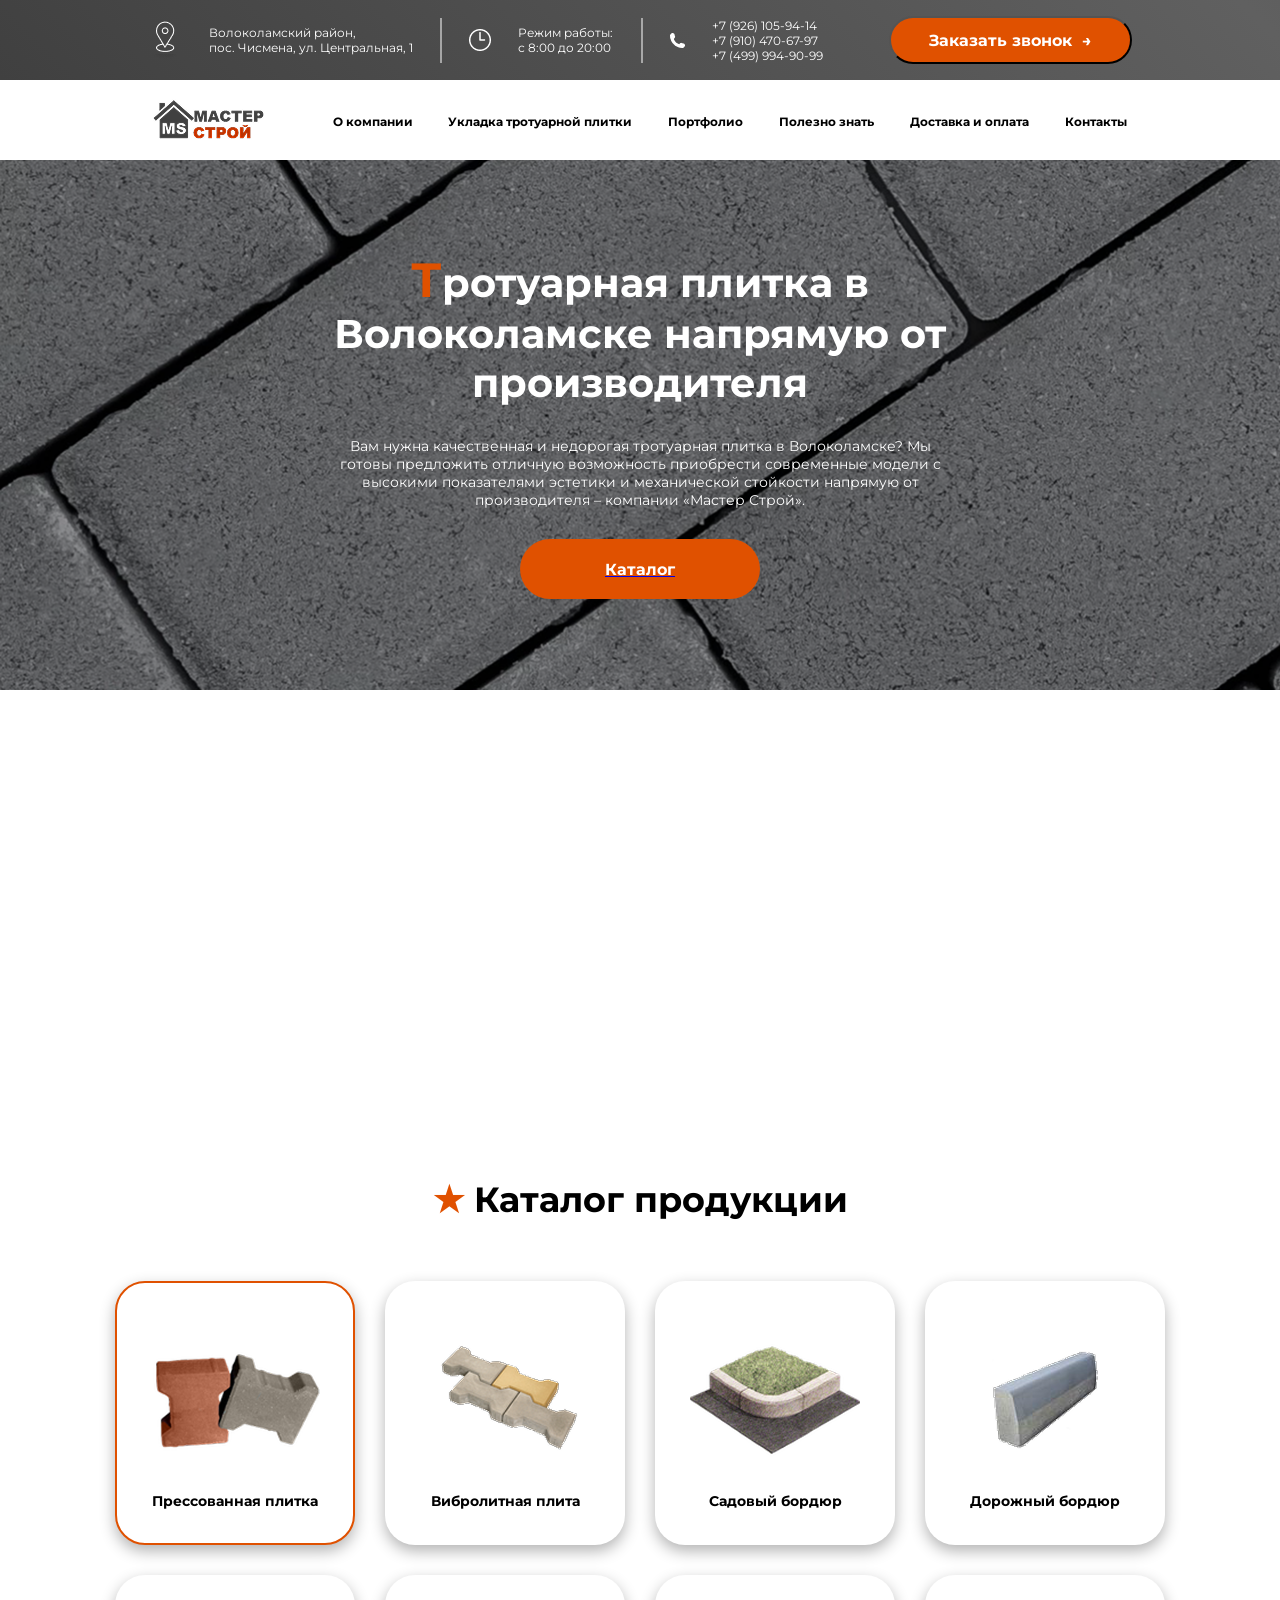
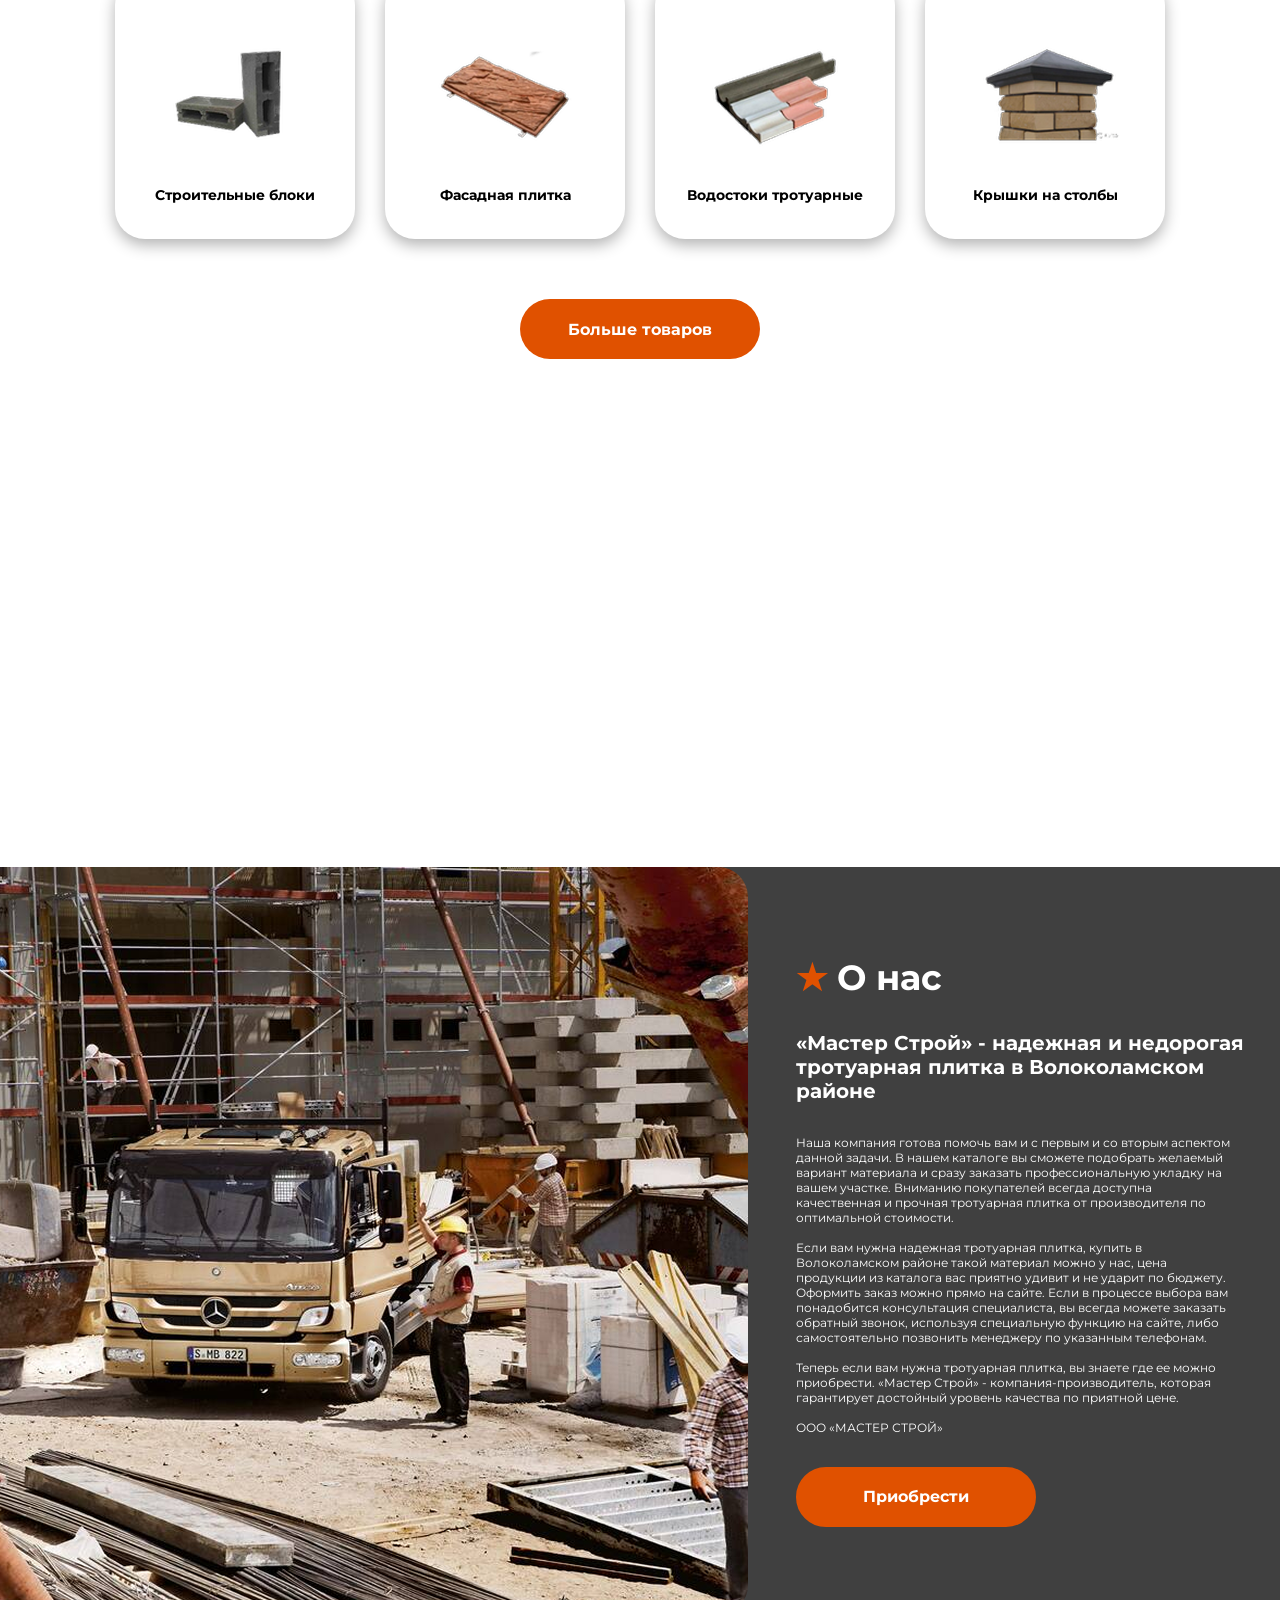
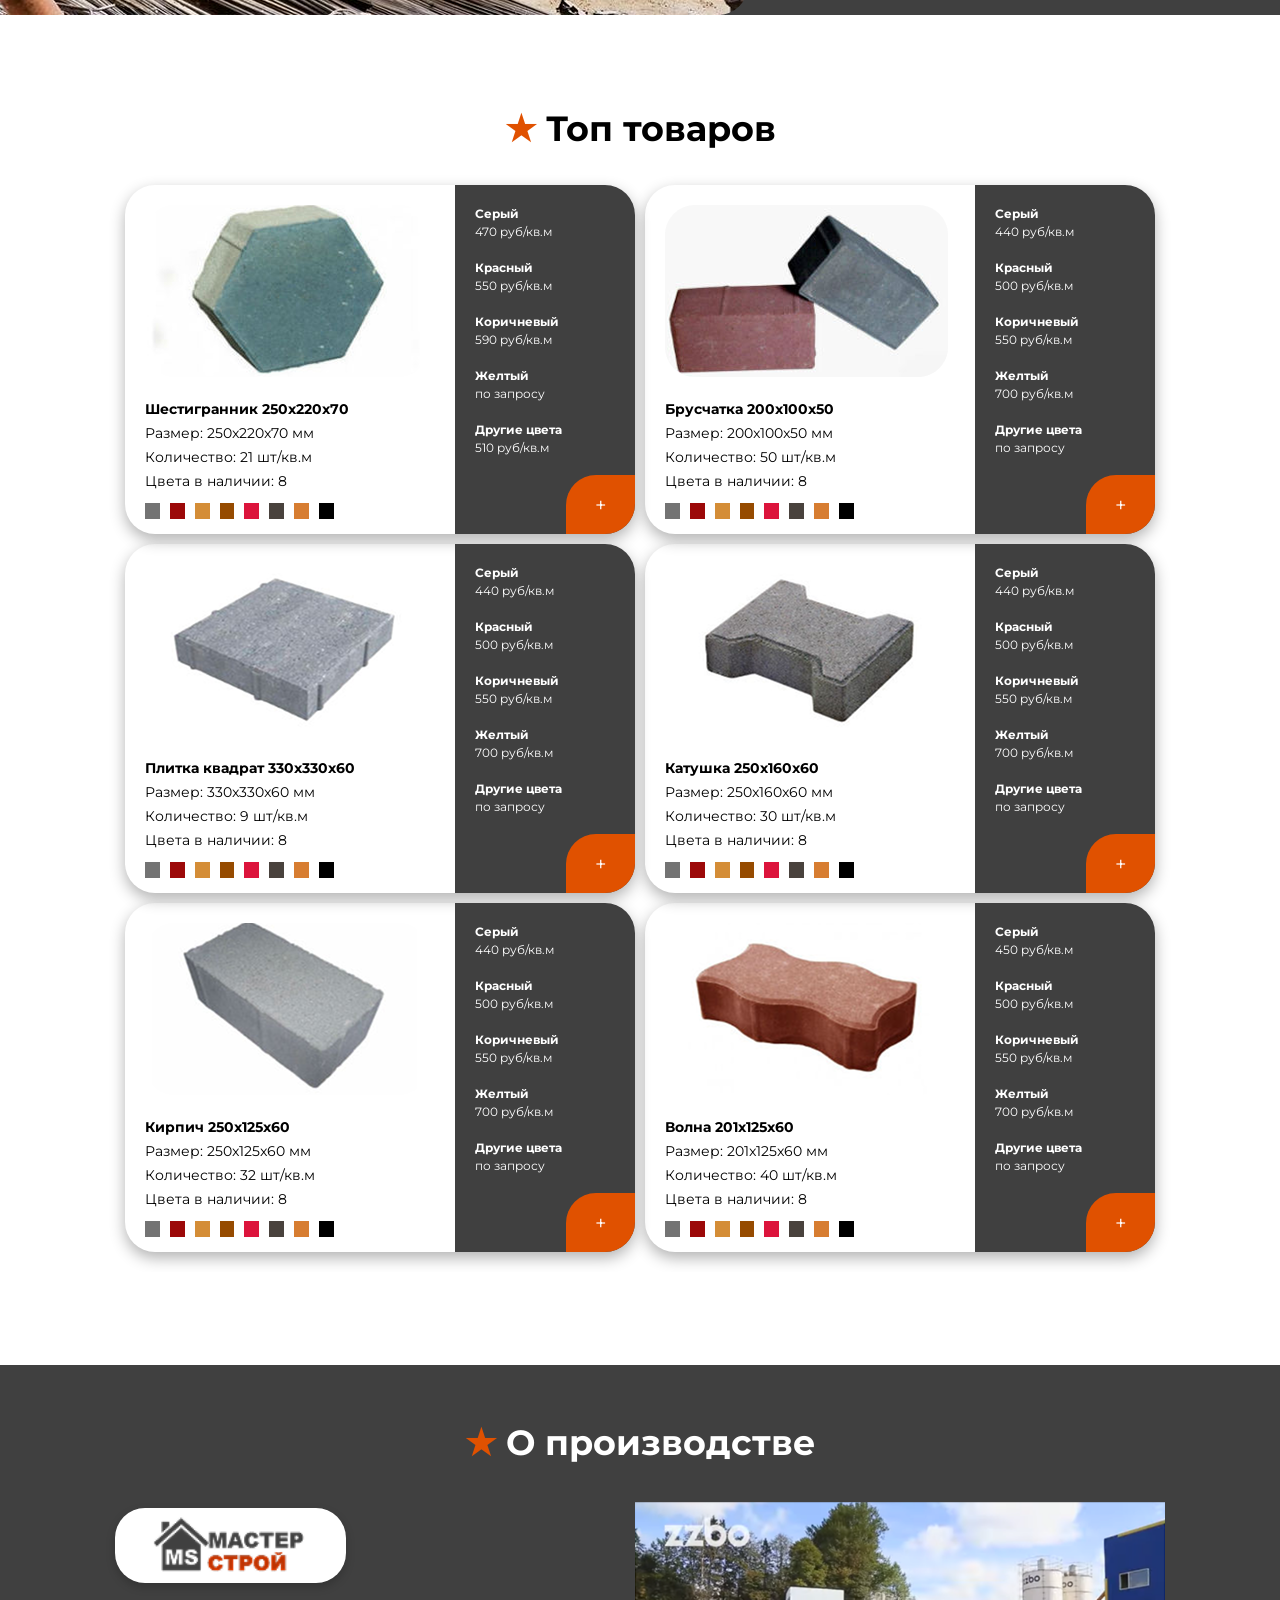
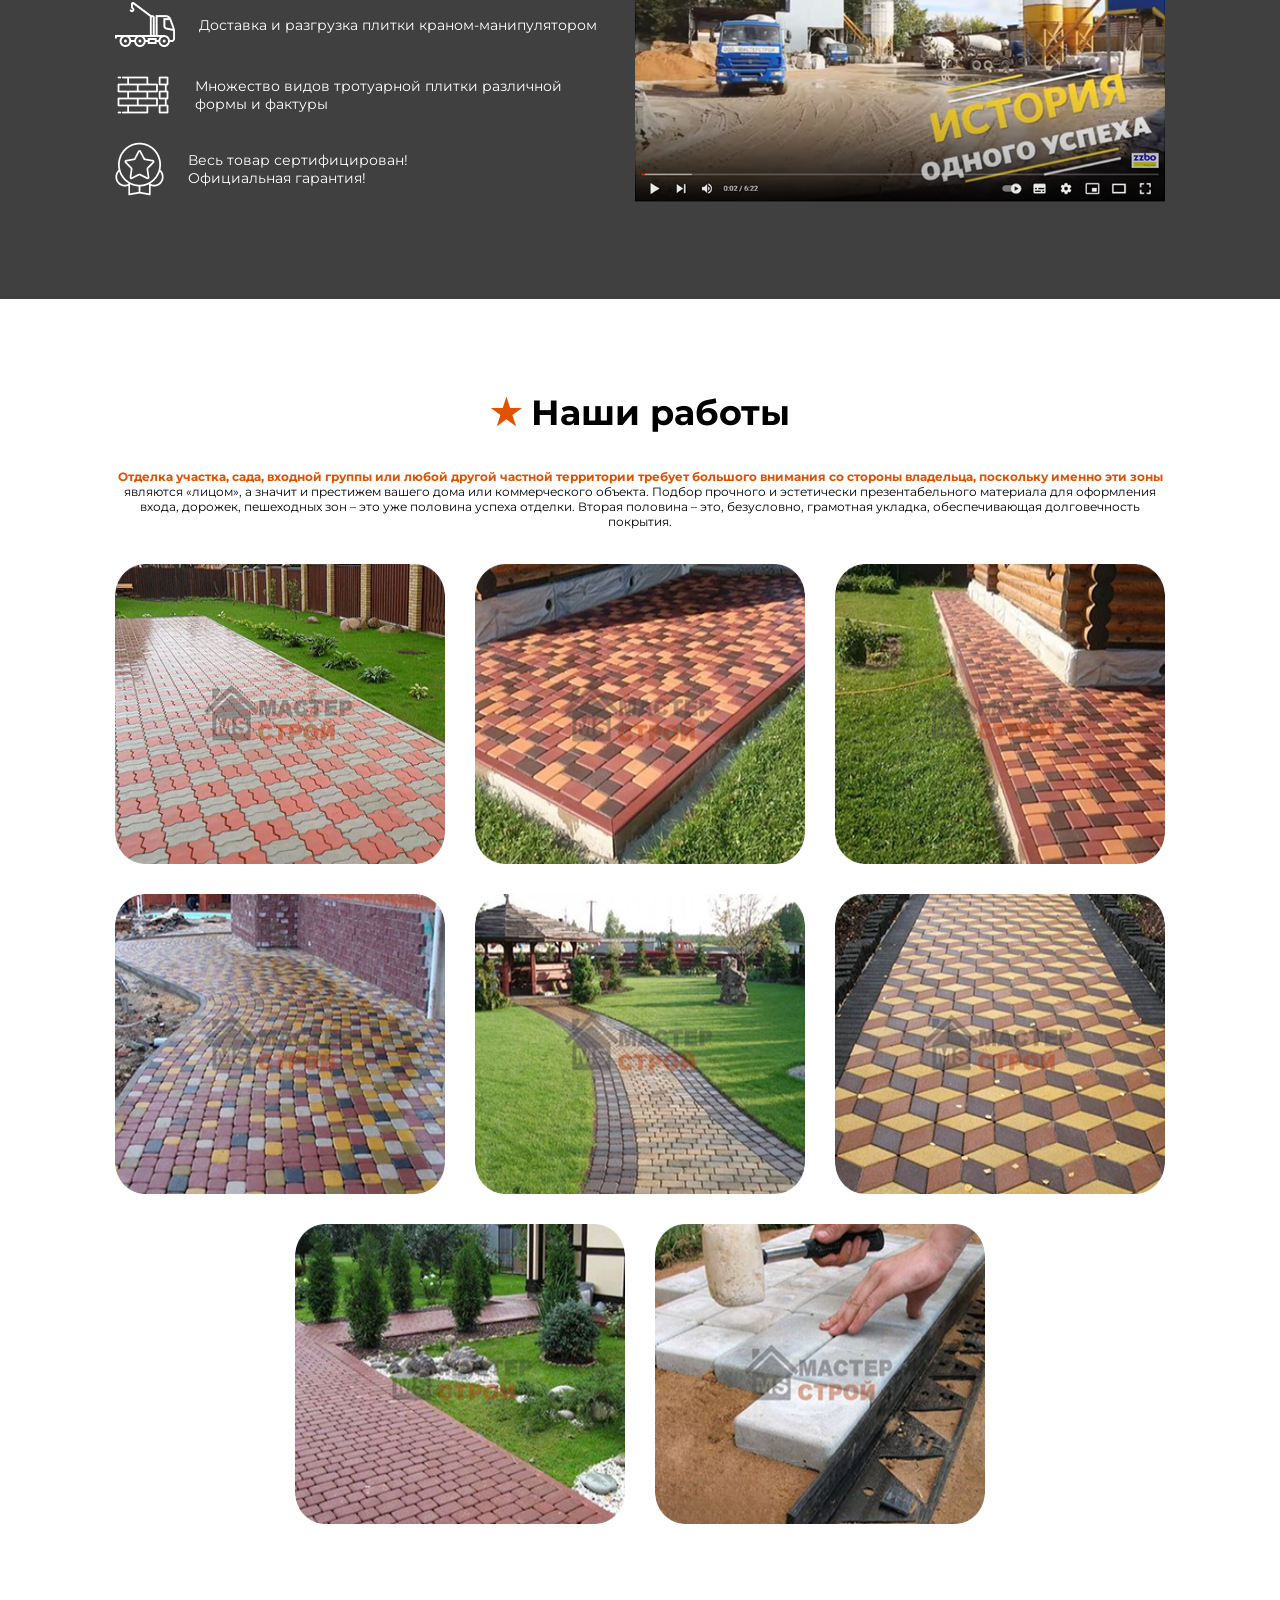
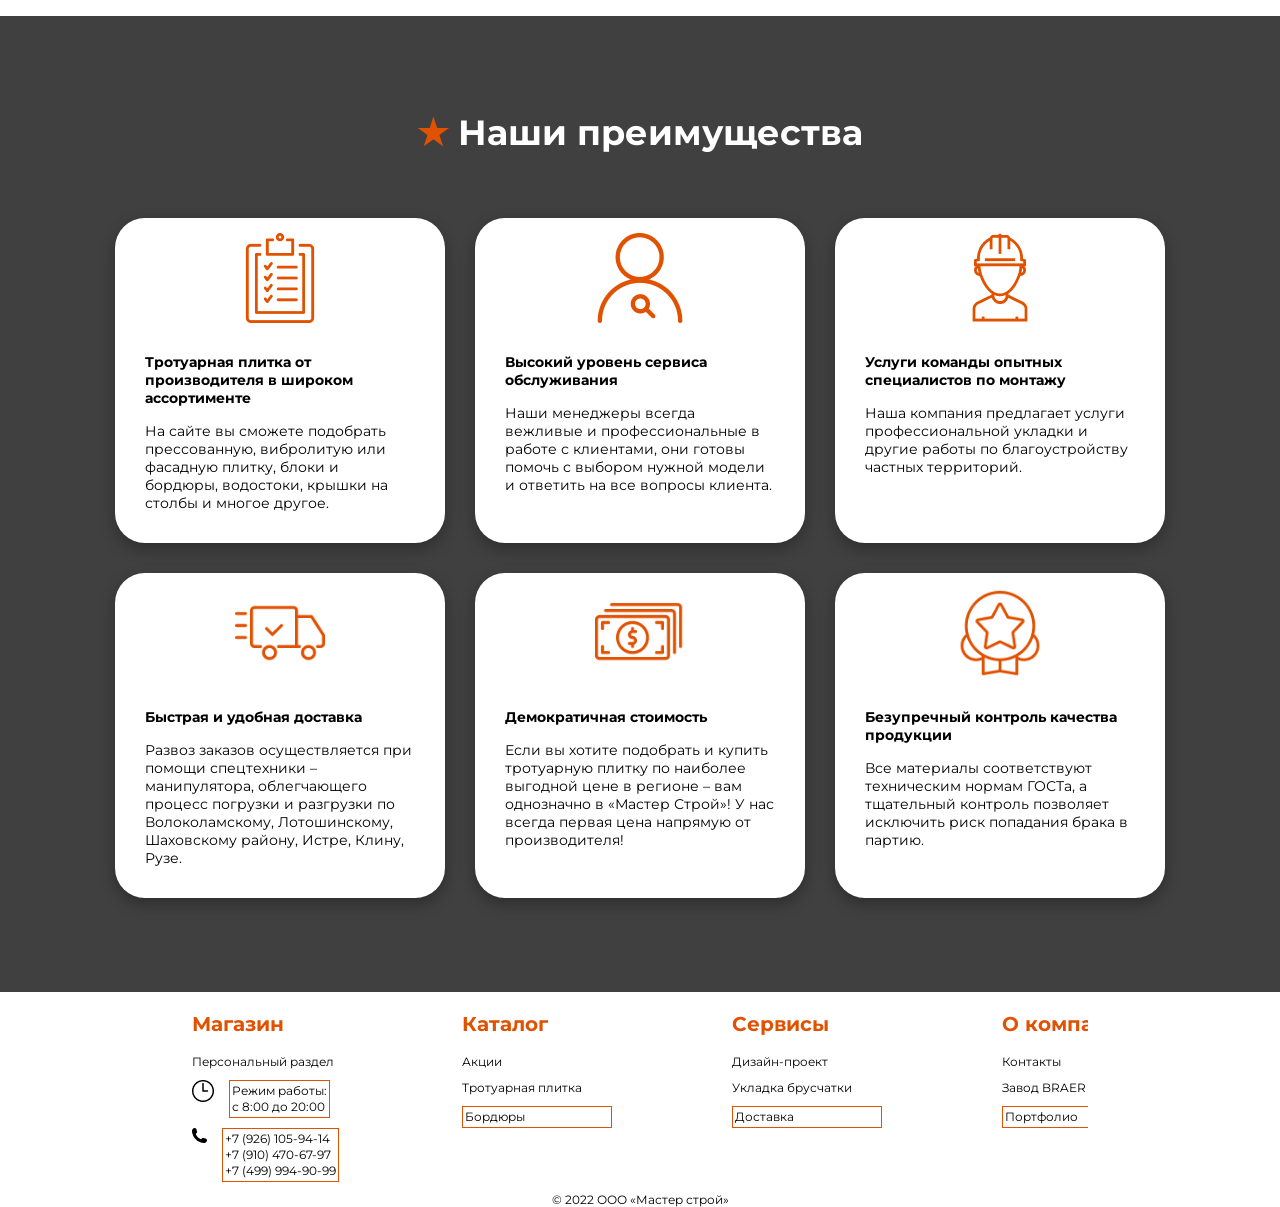
<file: index.html>
<!DOCTYPE html>
<html lang="en">
<head>
    <meta charset="UTF-8">
    <meta name="viewport" content="width=device-width, initial-scale=1.0">
    <link rel="preconnect" href="https://fonts.googleapis.com">
    <link rel="preconnect" href="https://fonts.gstatic.com" crossorigin>
    <link href="https://fonts.googleapis.com/css2?family=Montserrat:ital,wght@0,100..900;1,100..900&family=Roboto:ital,wght@0,100..900;1,100..900&display=swap" rel="stylesheet">
    <link rel="stylesheet" href="css.css">
    <title>Тротуарная плитка</title>
</head>
<body>
<header class = "header">
    <div class = "header-info">
        <button class="header__menu_button">☰</button> 
        <div class = "header-block-info"> <img src="img/метка_места.png" alt="">
            Волоколамский район,<br> пос. Чисмена, ул. Центральная, 1
            <img src="img/риска.png" alt="">
        </div>
        <div class = "header-block-info"><img src="img/часы_белые.png" alt="">
        Режим работы:<br> с 8:00 до 20:00
        <img src="img/риска.png" alt="">
        </div>
        <div class = "header-block-info">
            <img src="img/телефон_белый.png" alt="">
        +7 (926) 105-94-14<br>+7 (910) 470-67-97<br>+7 (499) 994-90-99
        </div>
        <div class = "header-button-order">
            <button class = "button-order">Заказать звонок</button> 
        </div>
    </div>
    
    <div class = "nav">       
    <img src="img/бренд.png" alt="">           
    <nav class = "menu">
      <ul class = "list">
        <li>
            <a href="#about" class = "menu-link">О компании</a>
        </li>
        <li>
            <a href="#laying" class = "menu-link">Укладка тротуарной плитки</a>
        </li>
        <li>
        <a href="#portfolio" class = "menu-link">Портфолио</a>
        </li>
        <li>
            <a href="#useful" class = "menu-link">Полезно знать</a>
        </li>
        <li>
            <a href="#delivery" class = "menu-link">Доставка и оплата</a>
        </li>
        <li>
            <a href="#contacts" class = "menu-link">Контакты</a>
        </li>
      </ul>
     </nav>
    </div>
</header>
<main class = "main">   
    
    <div class = "block1">
        <div class = "block1-inside">
            <h1  class = "h1">Тротуарная плитка в Волоколамске напрямую от производителя</h1>
            <p class = "description">Вам нужна качественная и недорогая тротуарная плитка в Волоколамске? Мы готовы предложить отличную возможность приобрести современные модели с высокими показателями эстетики и механической стойкости напрямую от производителя – компании «Мастер Строй».</p>
            <a href="catalog.html"><button class = "button">Каталог</button></a>

        </div>
    </div>


    <div class="block2">
        <h2 class="h2">Каталог продукции</h2>
        <div class="products">
            <div class="card">
                <img class="card-img" src="img/пресованная_плита.png" alt="Пресованная плитка">
                <p class="card-description">Прессованная плитка</p>
            </div>
            <div class="card">
                <img class="card-img" src="img/вибролитная_плита.png" alt="Вибролитная плита">
                <p class="card-description">Вибролитная плита</p>
            </div>
            <div class="card">
                <img class="card-img" src="img/садовый_бордюр.png" alt="Садовый бордюр">
                <p class="card-description">Садовый бордюр</p>
            </div>
            <div class="card">
                <img class="card-img" src="img/дорожный_бордюр.png" alt="Дорожный бордюр">
                <p class="card-description">Дорожный бордюр</p>
            </div>
            <div class="card">
                <img class="card-img" src="img/строительные_блоки.png" alt="Строительные блоки">
                <p class="card-description">Строительные блоки</p>
            </div>
            <div class="card">
                <img class="card-img" src="img/фасадная_плитка.png" alt="Фасадная плитка">
                <p class="card-description">Фасадная плитка</p>
            </div>
            <div class="card">
                <img class="card-img" src="img/водостоки_тротуарные.png" alt="Водостоки тротуарные">
                <p class="card-description">Водостоки тротуарные</p>
            </div>
            <div class="card">
                <img class="card-img" src="img/крышки_на_столбы.png" alt="Крышки на столбы">
                <p class="card-description">Крышки на столбы</p>
            </div>
        </div>
        <button class="button">Больше товаров</button>
    </div>


    
<div class = block3>
    <img src="img/фотка_работы_на_3_блок_другие_версии.png" class = "block3-images" alt="">
    <div class = "about">
      <h2 class = "h2">О нас</h2>
      <h3 class = "h3">«Мастер Строй» - надежная и недорогая тротуарная плитка в Волоколамском районе</h3>
      <p class = "block3-about">Наша компания готова помочь вам и с первым и со вторым аспектом данной задачи. В нашем каталоге вы сможете подобрать желаемый вариант материала и сразу заказать профессиональную укладку на вашем участке. Вниманию покупателей всегда доступна качественная и прочная тротуарная плитка от производителя по оптимальной стоимости.<br><br>
        Если вам нужна надежная тротуарная плитка, купить  в Волоколамском районе такой материал можно у нас, цена продукции из каталога вас приятно удивит и не ударит по бюджету. Оформить заказ можно прямо на сайте. Если в процессе выбора вам понадобится консультация специалиста, вы всегда можете заказать обратный звонок, используя специальную функцию на сайте, либо самостоятельно позвонить менеджеру по указанным телефонам.<br><br>  
        Теперь если вам нужна тротуарная плитка, вы знаете где ее можно приобрести. «Мастер Строй» - компания-производитель, которая гарантирует достойный уровень качества по приятной цене.<br><br>       
        ООО «МАСТЕР СТРОЙ»</p>
        <button class = "button">Приобрести</button>
    </div>
</div>


<div class = "block4">
        <h2 class = "h2">Топ товаров</h2>
        <div class = "cart">
        <div class = "product-card"> 
            <div class="product-info">
                <img class="product-image" src="img/шестигранник.png" alt="">
                <p class = "product-info-description">
                    <b>Шестигранник 250x220x70</b><br>
                      Размер: 250x220x70 мм<br>
                      Количество: 21 шт/кв.м<br>
                      Цвета в наличии: 8                
                </p>              
                <div class="color-options">
                <span class="color" style="background-color: #737373;"></span>
                <span class="color" style="background-color: #9C0909;"></span>
                <span class="color" style="background-color: #D48D37;"></span>
                <span class="color" style="background-color: #964B00;"></span>
                <span class="color" style="background-color: #DC143C;"></span>
                <span class="color" style="background-color: #49423D;"></span>
                <span class="color" style="background-color: #D77D31;"></span>
                <span class="color" style="background-color: #000000;"></span>
                </div>
           </div>
           <div class="product-prices">
            <div class="price">            
                <p class="price-item"><b>Серый</b>470 руб/кв.м</p>
                <p class="price-item"><b>Красный</b>550 руб/кв.м</p>
                <p class="price-item"><b>Коричневый</b>590 руб/кв.м</p>
                <p class="price-item"><b>Желтый</b>по запросу</p>
                <p class="price-item"><b>Другие цвета</b>510 руб/кв.м</p>             
            </div>                 
            <button class="add-to-cart">+</button>
            </div>          
        </div>  

        <div class="product-card">
            <div class="product-info">
                <img class="product-image" src="img/брусчатка.png" alt="">
                <p class="product-info-description">
                    <b>Брусчатка 200x100x50</b><br>
                    Размер: 200x100x50 мм<br>
                    Количество: 50 шт/кв.м<br>
                    Цвета в наличии: 8
                </p>
                <div class="color-options">
                    <span class="color" style="background-color: #737373;"></span>
                <span class="color" style="background-color: #9C0909;"></span>
                <span class="color" style="background-color: #D48D37;"></span>
                <span class="color" style="background-color: #964B00;"></span>
                <span class="color" style="background-color: #DC143C;"></span>
                <span class="color" style="background-color: #49423D;"></span>
                <span class="color" style="background-color: #D77D31;"></span>
                <span class="color" style="background-color: #000000;"></span>
                </div>
            </div>
            <div class="product-prices">
                <div class="price">
                    <p class="price-item"><b>Серый</b>440 руб/кв.м</p>
                    <p class="price-item"><b>Красный</b>500 руб/кв.м</p>
                    <p class="price-item"><b>Коричневый</b>550 руб/кв.м</p>
                    <p class="price-item"><b>Желтый</b>700 руб/кв.м</p>
                    <p class="price-item"><b>Другие цвета</b>по запросу</p>
                </div>
                <button class="add-to-cart">+</button>
            </div>
        </div>

<div class="product-card">
    <div class="product-info">
        <img class="product-image" src="img/плитка_квадрат.png" alt="">
        <p class="product-info-description">
            <b>Плитка квадрат 330x330x60</b><br>
            Размер: 330x330x60 мм<br>
            Количество: 9 шт/кв.м<br>
            Цвета в наличии: 8
        </p>
        <div class="color-options">
            <span class="color" style="background-color: #737373;"></span>
            <span class="color" style="background-color: #9C0909;"></span>
            <span class="color" style="background-color: #D48D37;"></span>
            <span class="color" style="background-color: #964B00;"></span>
            <span class="color" style="background-color: #DC143C;"></span>
            <span class="color" style="background-color: #49423D;"></span>
            <span class="color" style="background-color: #D77D31;"></span>
            <span class="color" style="background-color: #000000;"></span>
        </div>
    </div>
    <div class="product-prices">
        <div class="price">
            <p class="price-item"><b>Серый</b>440 руб/кв.м</p>
            <p class="price-item"><b>Красный</b>500 руб/кв.м</p>
            <p class="price-item"><b>Коричневый</b>550 руб/кв.м</p>
            <p class="price-item"><b>Желтый</b>700 руб/кв.м</p>
            <p class="price-item"><b>Другие цвета</b>по запросу</p>
        </div>
        <button class="add-to-cart">+</button>
    </div>
</div>

<div class="product-card">
    <div class="product-info">
        <img class="product-image" src="img/катушка.png" alt="">
        <p class="product-info-description">
            <b>Катушка 250x160x60</b><br>
            Размер: 250x160x60 мм<br>
            Количество: 30 шт/кв.м<br>
            Цвета в наличии: 8
        </p>
        <div class="color-options">
            <span class="color" style="background-color: #737373;"></span>
            <span class="color" style="background-color: #9C0909;"></span>
            <span class="color" style="background-color: #D48D37;"></span>
            <span class="color" style="background-color: #964B00;"></span>
            <span class="color" style="background-color: #DC143C;"></span>
            <span class="color" style="background-color: #49423D;"></span>
            <span class="color" style="background-color: #D77D31;"></span>
            <span class="color" style="background-color: #000000;"></span>
        </div>
    </div>
    <div class="product-prices">
        <div class="price">
            <p class="price-item"><b>Серый</b>440 руб/кв.м</p>
            <p class="price-item"><b>Красный</b>500 руб/кв.м</p>
            <p class="price-item"><b>Коричневый</b>550 руб/кв.м</p>
            <p class="price-item"><b>Желтый</b>700 руб/кв.м</p>
            <p class="price-item"><b>Другие цвета</b>по запросу</p>
        </div>
        <button class="add-to-cart">+</button>
    </div>
</div>


<div class="product-card">
    <div class="product-info">
        <img class="product-image" src="img/кирпичик.png" alt="">
        <p class="product-info-description">
            <b>Кирпич 250x125x60</b><br>
            Размер: 250x125x60 мм<br>
            Количество: 32 шт/кв.м<br>
            Цвета в наличии: 8
        </p>
        <div class="color-options">
            <span class="color" style="background-color: #737373;"></span>
            <span class="color" style="background-color: #9C0909;"></span>
            <span class="color" style="background-color: #D48D37;"></span>
            <span class="color" style="background-color: #964B00;"></span>
            <span class="color" style="background-color: #DC143C;"></span>
            <span class="color" style="background-color: #49423D;"></span>
            <span class="color" style="background-color: #D77D31;"></span>
            <span class="color" style="background-color: #000000;"></span>
        </div>
    </div>
    <div class="product-prices">
        <div class="price">
            <p class="price-item"><b>Серый</b>440 руб/кв.м</p>
            <p class="price-item"><b>Красный</b>500 руб/кв.м</p>
            <p class="price-item"><b>Коричневый</b>550 руб/кв.м</p>
            <p class="price-item"><b>Желтый</b>700 руб/кв.м</p>
            <p class="price-item"><b>Другие цвета</b>по запросу</p>
        </div>
        <button class="add-to-cart">+</button>
    </div>
</div>

<div class="product-card">
    <div class="product-info">
        <img class="product-image" src="img/волна.png" alt="">
        <p class="product-info-description">
            <b>Волна 201x125x60</b><br>
            Размер: 201x125x60 мм<br>
            Количество: 40 шт/кв.м<br>
            Цвета в наличии: 8
        </p>
        <div class="color-options">
            <span class="color" style="background-color: #737373;"></span>
            <span class="color" style="background-color: #9C0909;"></span>
            <span class="color" style="background-color: #D48D37;"></span>
            <span class="color" style="background-color: #964B00;"></span>
            <span class="color" style="background-color: #DC143C;"></span>
            <span class="color" style="background-color: #49423D;"></span>
            <span class="color" style="background-color: #D77D31;"></span>
            <span class="color" style="background-color: #000000;"></span>
        </div>
    </div>
    <div class="product-prices">
        <div class="price">
            <p class="price-item"><b>Серый</b>450 руб/кв.м</p>
            <p class="price-item"><b>Красный</b>500 руб/кв.м</p>
            <p class="price-item"><b>Коричневый</b>550 руб/кв.м</p>
            <p class="price-item"><b>Желтый</b>700 руб/кв.м</p>
            <p class="price-item"><b>Другие цвета</b>по запросу</p>
        </div>
        <button class="add-to-cart">+</button>
    </div>
</div>
</div>
</div>


<div class = "block5">
       <h2 class = "h2">О производстве</h2>
       <div class = "company">
        <div class="company-items">
            <div class="brand">
                <img src="img/бренд.png" alt="Мастер Строй">
            </div>

            <div class="company-info">
                <div class="info-item">
                    <img src="img/грузовик.png" alt="">
                    <p>Доставка и разгрузка плитки краном-манипулятором</p>
                </div>
                <div class="info-item">
                    <img src="img/стена.png" alt="">
                    <p>Множество видов тротуарной плитки различной формы и фактуры</p>
                </div>
                <div class="info-item">
                    <img src="img/медаль.png" alt="">
                    <p>Весь товар сертифицирован!<br>Официальная гарантия!</p>
                </div>
            </div>
        </div>

            <img class="video" src="img/фотка_видео.png" alt="">
       </div>
</div>

<div class = "block6">
   <h2 class = "h2">Наши работы</h2>
   <p class = "block6-text">Отделка участка, сада, входной группы или любой другой частной территории требует большого внимания со стороны владельца, поскольку именно эти зоны являются «лицом», а значит и престижем вашего дома или коммерческого объекта. Подбор прочного и эстетически презентабельного материала для оформления входа, дорожек, пешеходных зон – это уже половина успеха отделки. Вторая половина – это, безусловно, грамотная укладка, обеспечивающая долговечность покрытия.</p>
   <div class = "works">
  <img class = "block6-img" src="img/1_тротуар.png" alt="">
  <img class = "block6-img" src="img/2_тротуар.png" alt="">
  <img class = "block6-img"src="img/3_тротуар.png" alt="">
  <img class = "block6-img" src="img/4_тротуар.png" alt="">
  <img class = "block6-img" src="img/5_тротуар.png" alt="">
  <img class = "block6-img" src="img/6_тротуар.png" alt="">
  <img class = "block6-img" src="img/7_тротуар.png" alt="">
  <img class = "block6-img" src="img/8_тротуар.png" alt="">
   </div>
</div>


<div class="block7">
    <h2 class="h2">Наши преимущества</h2>
    <div class="advantages">
        <div class="advantage-card">
            <img src="img/список.png" alt="" class="advantage-icon">
            <h4 class="advantage-title">Тротуарная плитка от производителя в широком ассортименте</h4>
            <p class="advantage-text">На сайте вы сможете подобрать прессованную, вибролитую или фасадную плитку, блоки и бордюры, водостоки, крышки на столбы и многое другое.</p>
        </div>
        <div class="advantage-card">
            <img src="img/человек.png" alt="" class="advantage-icon">
            <h4 class="advantage-title">Высокий уровень сервиса обслуживания</h4>
            <p class="advantage-text">Наши менеджеры всегда вежливые и профессиональные в работе с клиентами, они готовы помочь с выбором нужной модели и ответить на все вопросы клиента.</p>
        </div>
        <div class="advantage-card">
            <img src="img/рабочий.png" alt="" class="advantage-icon">
            <h4 class="advantage-title">Услуги команды опытных специалистов по монтажу</h4>
            <p class="advantage-text">Наша компания предлагает услуги профессиональной укладки и другие работы по благоустройству частных территорий.</p>
        </div>
        <div class="advantage-card">
            <img src="img/доставка.png" alt="" class="advantage-icon">
            <h4 class="advantage-title">Быстрая и удобная доставка</h4>
            <p class="advantage-text">Развоз заказов осуществляется при помощи спецтехники – манипулятора, облегчающего процесс погрузки и разгрузки по Волоколамскому, Лотошинскому, Шаховскому району, Истре, Клину, Рузе.</p>
        </div>
        <div class="advantage-card">
            <img src="img/деньги.png" alt="" class="advantage-icon">
            <h4 class="advantage-title">Демократичная стоимость</h4>
            <p class="advantage-text">Если вы хотите подобрать и купить тротуарную плитку по наиболее выгодной цене в регионе – вам однозначно в «Мастер Строй»! У нас всегда первая цена напрямую от производителя!</p>
        </div>
        <div class="advantage-card">
            <img src="img/медаль_оранжевая.png" alt="" class="advantage-icon">
            <h4 class="advantage-title">Безупречный контроль качества продукции</h4>
            <p class="advantage-text">Все материалы соответствуют техническим нормам ГОСТа, а тщательный контроль позволяет исключить риск попадания брака в партию.</p>
        </div>
    </div>
</div>
</main> 

<footer class="footer">
    <div class="footer-container">
        <div class="footer-column">
            <h3 class="footer-title">Магазин</h3>
            <p>Персональный раздел</p>
            <div class="footer-item">
                <img src="img/часы_черные.png" >
                <p>Режим работы:<br>с 8:00 до 20:00</p>
            </div>
            <div class="footer-item">
                <img src="img/телефон_черный.png"  >
                <p>+7 (926) 105-94-14<br>+7 (910) 470-67-97<br>+7 (499) 994-90-99</p>
            </div>
        </div>
        <div class="footer-column">
            <h3 class="footer-title">Каталог</h3>
            <p>Акции</p>
            <p>Тротуарная плитка</p>
            <p>Бордюры</p>
        </div>
        <div class="footer-column">
            <h3 class="footer-title">Сервисы</h3>
            <p>Дизайн-проект</p>
            <p>Укладка брусчатки</p>
            <p>Доставка</p>
        </div>
        <div class="footer-column">
            <h3 class="footer-title">О компании</h3>
            <p>Контакты</p>
            <p>Завод BRAER</p>
            <p>Портфолио</p>
        </div>
    </div>
    <div class="footer-copyright">
        <p>© 2022 ООО «Мастер строй»</p>
    </div>
</footer>

</body>
</html>
</file>
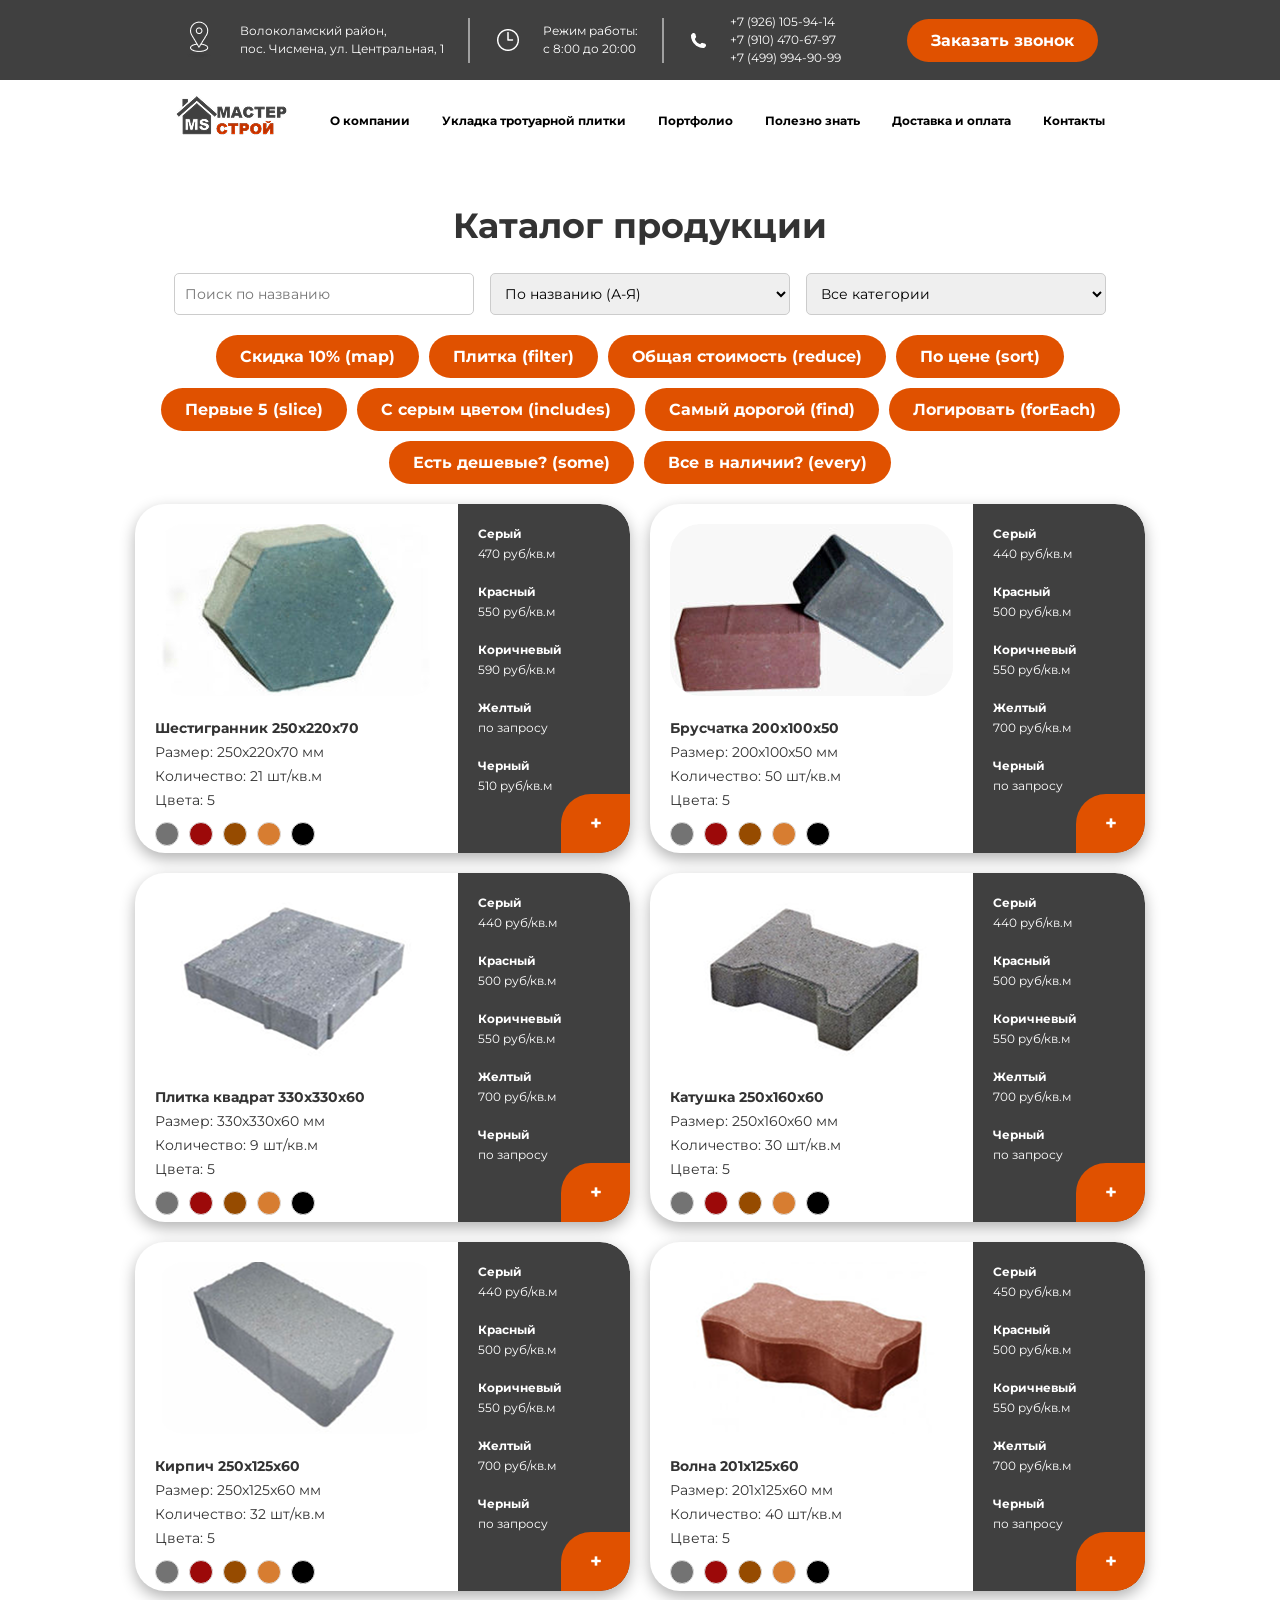
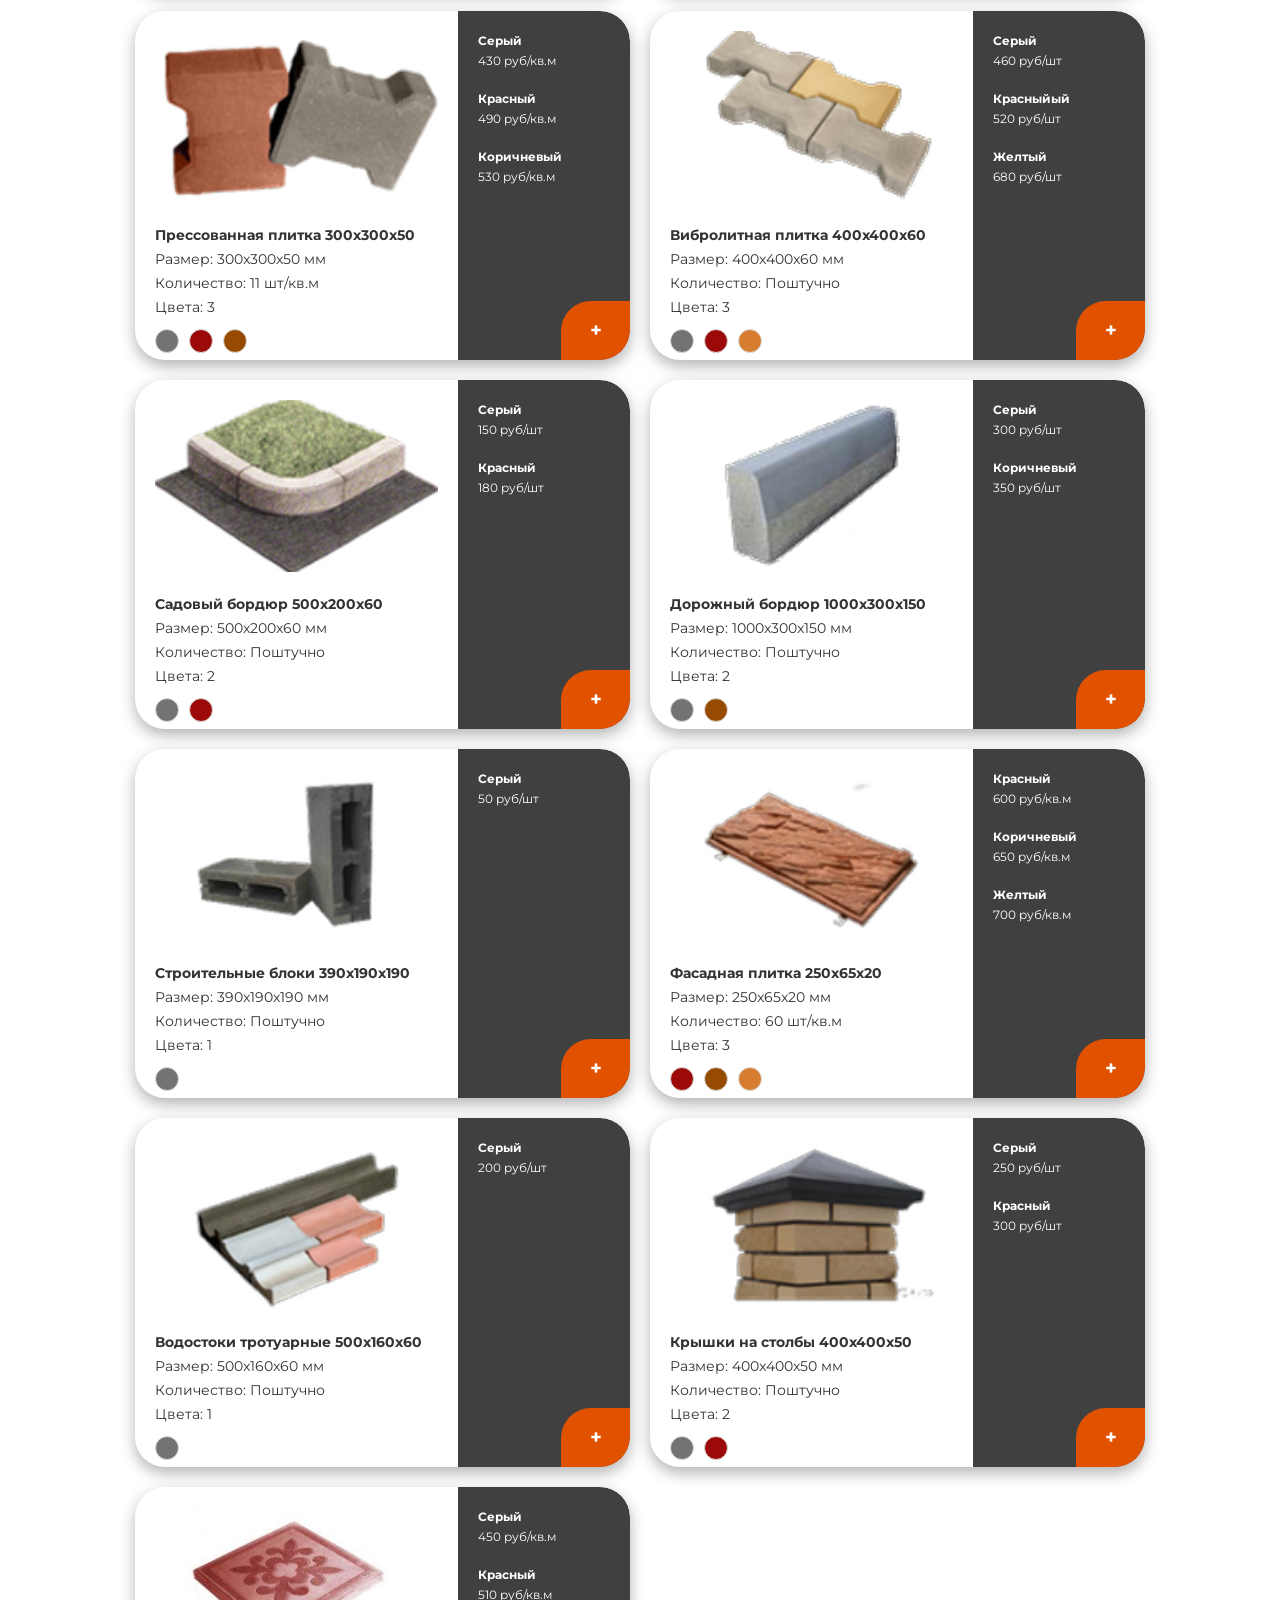
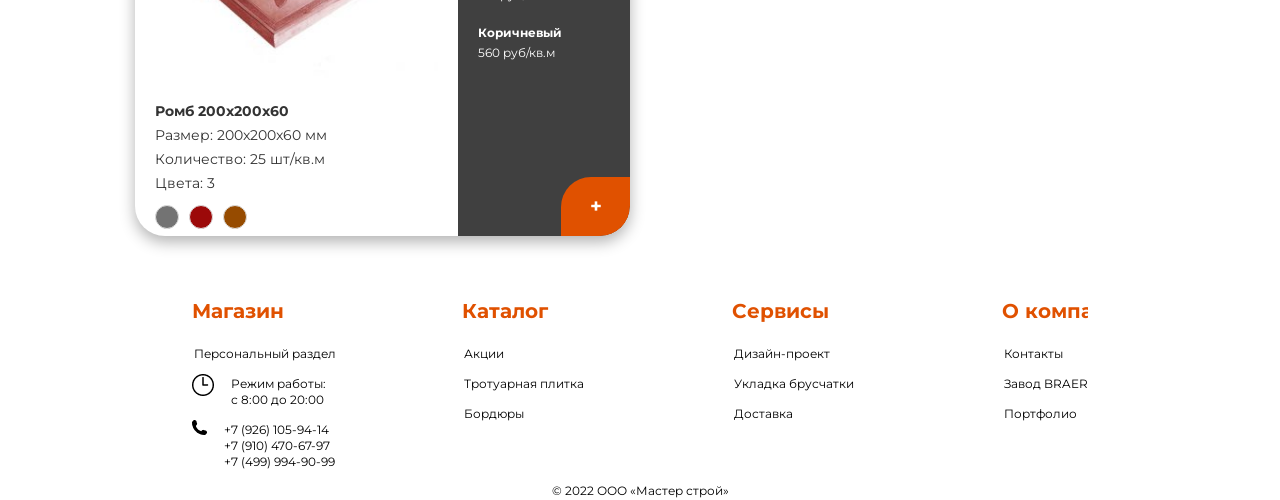
<file: catalog.html>
<!DOCTYPE html>
<html lang="ru">
<head>
    <meta charset="UTF-8">
    <meta name="viewport" content="width=device-width, initial-scale=1.0">
    <link rel="preconnect" href="https://fonts.googleapis.com">
    <link rel="preconnect" href="https://fonts.gstatic.com" crossorigin>
    <link href="https://fonts.googleapis.com/css2?family=Montserrat:ital,wght@0,100..900;1,100..900&display=swap" rel="stylesheet">
    <link rel="stylesheet" href="catalog.css">
    <title>Тротуарная плитка / Каталог</title>
</head>
<body>
    <header class="header">
        <div class="header-info">
            <button class="header__menu_button">☰</button>
            <div class="header-block-info">
                <img src="img/метка_места.png" alt="">
                Волоколамский район,<br> пос. Чисмена, ул. Центральная, 1
                <img src="img/риска.png" alt="">
            </div>
            <div class="header-block-info">
                <img src="img/часы_белые.png" alt="">
                Режим работы:<br> с 8:00 до 20:00
                <img src="img/риска.png" alt="">
            </div>
            <div class="header-block-info">
                <img src="img/телефон_белый.png" alt="">
                +7 (926) 105-94-14<br>+7 (910) 470-67-97<br>+7 (499) 994-90-99
            </div>
            <div class="header-button-order">
                <button class="button-order">Заказать звонок</button>
            </div>
        </div>
        <div class="nav">
           <a href="/index.html"><img src="img/бренд.png" alt="Логотип"></a> 
            <nav class="menu">
                <ul class="list">
                    <li><a href="/index.html" class="menu-link">О компании</a></li>
                    <li><a href="#laying" class="menu-link">Укладка тротуарной плитки</a></li>
                    <li><a href="#portfolio" class="menu-link">Портфолио</a></li>
                    <li><a href="#useful" class="menu-link">Полезно знать</a></li>
                    <li><a href="#delivery" class="menu-link">Доставка и оплата</a></li>
                    <li><a href="#contacts" class="menu-link">Контакты</a></li>
                </ul>
            </nav>
        </div>
    </header>
    <main class="main">
        <h2 class="h2">Каталог продукции</h2>
        <div class="controls">
            <input type="text" id="search-input" placeholder="Поиск по названию">
            <select id="sort-select">
                <option value="name-asc">По названию (А-Я)</option>
                <option value="name-desc">По названию (Я-А)</option>
                <option value="price-asc">По цене (возр.)</option>
                <option value="price-desc">По цене (убыв.)</option>
            </select>
            <select id="category-select">
                <option value="all">Все категории</option>
                <option value="Плитка">Плитка</option>
                <option value="Бордюр">Бордюр</option>
                <option value="Блок">Блок</option>
                <option value="Водосток">Водосток</option>
                <option value="Крышка">Крышка</option>
            </select>
        </div>
<div class="method-buttons">
    <button class="button-order" onclick="applyMethod('map-discount')">Скидка 10% (map)</button>
    <button class="button-order" onclick="applyMethod('filter-type')">Плитка (filter)</button>
    <button class="button-order" onclick="applyMethod('reduce-total')">Общая стоимость (reduce)</button>
    <button class="button-order" onclick="applyMethod('sort-price')">По цене (sort)</button>
    <button class="button-order" onclick="applyMethod('slice-first5')">Первые 5 (slice)</button>
<button class="button-order" onclick="applyMethod('includes-gray')">С серым цветом (includes)</button>
    <button class="button-order" onclick="applyMethod('find-expensive')">Самый дорогой (find)</button>
    <button class="button-order" onclick="applyMethod('forEach-log')">Логировать (forEach)</button>
    <button class="button-order" onclick="applyMethod('some-cheap')">Есть дешевые? (some)</button>
    <button class="button-order" onclick="applyMethod('every-instock')">Все в наличии? (every)</button>
</div>
        <div class="catalog-container"></div>
        <div class="no-results" >Товары не найдены</div>
    </main>
<footer class="footer">
    <div class="footer-container">
        <div class="footer-column">
            <h3 class="footer-title">Магазин</h3>
            <p>Персональный раздел</p>
            <div class="footer-item">
                <img src="img/часы_черные.png" >
                <p>Режим работы:<br>с 8:00 до 20:00</p>
            </div>
            <div class="footer-item">
                <img src="img/телефон_черный.png"  >
                <p>+7 (926) 105-94-14<br>+7 (910) 470-67-97<br>+7 (499) 994-90-99</p>
            </div>
        </div>
        <div class="footer-column">
            <h3 class="footer-title">Каталог</h3>
            <p>Акции</p>
            <p>Тротуарная плитка</p>
            <p>Бордюры</p>
        </div>
        <div class="footer-column">
            <h3 class="footer-title">Сервисы</h3>
            <p>Дизайн-проект</p>
            <p>Укладка брусчатки</p>
            <p>Доставка</p>
        </div>
        <div class="footer-column">
            <h3 class="footer-title">О компании</h3>
            <p>Контакты</p>
            <p>Завод BRAER</p>
            <p>Портфолио</p>
        </div>
    </div>
    <div class="footer-copyright">
        <p>© 2022 ООО «Мастер строй»</p>
    </div>
</footer>
    <script src="js.js"></script>
</body>
</html>
</file>
<file: css.css>
* {
  margin: 0;
  padding: 0;
  box-sizing: border-box;
  font-family: Montserrat;
}

body {
  font-size: 16px;
  overflow-x: hidden;
}

.header {
  width: 100%;
  overflow-x: hidden;
}

.header-info {
  height: 80px;
  background: linear-gradient(45deg, #404040, #606060, #404040);
  background-size: 200%;
  color: white;
  display: flex;
  justify-content: center;
  align-items: center;
  font-size: 0.75rem;
  position: relative;
  animation: gradientShift 5s linear infinite;
  overflow-x: hidden;
}

.header__menu_button {
  background: none;
  border: none;
  font-size: 1.5rem;
  height: 50px;
  width: 50px;
  position: absolute;
  right: 10px;
  top: 15px;
  cursor: pointer;
  display: none;
}

/* Псевдоэлемент 1: Стрелка после кнопки */
.button-order::after {
  content: "→";
  margin-left: 10px;
}

/* Псевдокласс 2: Уменьшение кнопки */
.button-order:active {
  transform: scale(0.95);
  transition: transform 0.2s cubic-bezier(0.68, -0.55, 0.27, 1.55);
}

/* Анимация 2: Прозрачность */
.button-order {
  font-size: 1rem;
  font-weight: 700;
  display: flex;
  justify-content: center;
  align-items: center;
  border-radius: 100px;
  padding: 0.8rem 3vw;
  color: white;
  background-color: #E05100;
  animation: fadeOut 3s cubic-bezier(0.4, 0, 0.2, 1) infinite;
}

.header-button-order {
  margin-left: 3vw;
}

.header-block-info {
  display: flex;
  justify-content: space-between;
  align-items: center;
  gap: 1.7rem;
  margin-right: 1.7rem;
}

/* Анимация 3: Колебание ширины */
.nav {
  height: 80px;
  background-color: white;
  display: flex;
  justify-content: center;
  align-items: center;
  gap: 5.1vw;
  animation: widthPulse 4s linear infinite;
  max-width: 100%;
  overflow-x: hidden;
}

.menu {
  display: flex;
  align-items: center;
}

.list {
  display: flex;
  list-style-type: none;
  gap: 2.8vw;
}

/* Псевдоэлемент 2: Маркер списка */
.list li::marker {
  color: #E05100;
}

.menu-link {
  color: black;
  text-decoration: none;
  font-weight: 700;
  font-size: 0.75rem;
}

/* Анимация 4: Пульсация яркости */
.block1 {
  background: url(img/фон_1_блока.png);
  object-fit: cover;
  flex-shrink: 0;
  background-size: cover;
  display: flex;
  justify-content: center;
  align-items: center;
  text-align: center;
  color: white;
  height: 530px;
  animation: brightnessPulse 3s linear infinite;
  max-width: 100%;
  overflow-x: hidden;
}

.block1-inside {
  width: 49%;
  display: flex;
  flex-direction: column;
  justify-content: center;
  align-items: center;
  gap: 30px;
}

/* Псевдоэлемент 3: Первая буква */
.h1::first-letter {
  font-size: 48px;
  color: #E05100;
}

.h1 {
  font-size: 40px;
  font-weight: 700;
}

.description {
  font-size: 14px;
}

/* Анимация 5: Вращение кнопки */
.button {
  font-weight: 700;
  display: flex;
  justify-content: center;
  align-items: center;
  border-radius: 70px;
  height: 60px;
  width: 240px;
  font-size: 1rem;
  color: white;
  background-color: #E05100;
  border: none;
  cursor: pointer;
  animation: rotateButton 5s ease-in-out infinite;
}

.block2 {
  height: 1593px;
  width: 100%;
  display: flex;
  flex-direction: column;
  justify-content: center;
  align-items: center;
  gap: 60px;
  margin: 7.2vw 0;
  padding-bottom: 20px;
}

.products {
  display: flex;
  flex-wrap: wrap;
  gap: 30px;
  justify-content: center;
  max-width: 1300px;
}

.h2 {
  font-size: 35px;
  font-weight: 700;
}

/* Псевдоэлемент 4: Звездочка */
.h2::before {
  content: "★";
  color: #E05100;
  margin-right: 10px;
}

/* Анимация 6: Искривление */
.card {
  border-radius: 30px;
  height: 264px;
  width: 240px;
  background-color: white;
  display: flex;
  flex-direction: column;
  justify-content: center;
  align-items: center;
  gap: 10px;
  box-shadow: 0 6px 15px rgba(0, 0, 0, 0.3);
  animation: skewPulse 3s linear infinite;
  max-width: 240px;
}

/* Псевдокласс 3: Рамка первой карточки */
.card:first-child {
  border: 2px solid #E05100;
}

.card-img {
  height: 114px;
  width: 170px;
  margin-top: 1.7rem;
}

.card-description {
  font-size: 14px;
  color: black;
  font-weight: 700;
  text-align: center;
  margin-top: 1.55rem;
}

/* Анимация 7: Размытие */
.block3 {
  display: flex;
  flex-direction: row;
  justify-content: space-between;
  align-items: center;
  min-height: 748px;
  gap: 3.75vw;
  color: white;
  background-color: #404040;
  overflow-x: hidden;
}

.block3-images {
  border-radius: 0 30px 30px 0;
  height: 748px;
  width: 748px;
  object-fit: cover;
  flex-shrink: 1;
  animation: blurCycle 4s linear infinite;
  max-width: 100%;
}

.about {
  display: flex;
  flex-direction: column;
  justify-content: flex-start;
  align-content: flex-start;
  gap: 2.5vw;
  flex: 1;
}

/* Псевдоэлемент 5: Выделение текста */
.block3-about::selection {
  background: #E05100;
  color: white;
}

.h3 {
  font-size: 20px;
  font-weight: 700;
}

.block3-about {
  font-size: 12px;
  margin-right: 3.75vw;
}

/* Псевдокласс 4: Затемнение кнопки */
.block3 .button:disabled {
  opacity: 0.5;
  cursor: not-allowed;
}

/* Анимация 8: Пульсация границы */
.block3 .button {
  animation: borderPulse 3s linear infinite;
  border: 2px solid #E05100;
}

/* Анимация 9: Мигание фона */
.block4 {
  width: 100%;
  display: flex;
  flex-direction: column;
  justify-content: center;
  align-items: center;
  gap: 35px;
  margin: 7.2vw 0;
  padding-bottom: 20px;
  overflow-x: hidden;
}

.cart {
  display: flex;
  flex-wrap: wrap;
  gap: 10px;
  justify-content: center;
  max-width: 1200px;
  width: 100%;
}

.product-card {
  border-radius: 30px;
  height: 349px;
  width: 510px;
  display: flex;
  flex-direction: row;
  box-shadow: 0 6px 15px rgba(0, 0, 0, 0.3);
  animation: blink 2s linear infinite;
  max-width: 100%;
  max-height: 349px;
}

.product-image {
  height: 172px;
  width: 283px;
  max-height: 100%;
}

.product-prices {
  width: 180px;
  background-color: #404040;
  border-radius: 0 30px 30px 0;
  color: white;
  position: relative;
  display: flex;
  flex-direction: column;
  max-height: 100%;
}

.price {
  padding: 20px;
}

.price-item {
  margin-bottom: 18px;
  font-size: 12px;
  display: flex;
  flex-direction: column;
  line-height: 18px;
}

.add-to-cart {
  position: absolute;
  bottom: 0;
  right: 0;
  background-color: #E05100;
  color: white;
  border: none;
  border-radius: 30px 0 30px 0;
  width: 69px;
  height: 59px;
  font-size: 20px;
  cursor: pointer;
  display: flex;
  align-items: center;
  justify-content: center;
  text-align: center;
}

.product-info {
  flex: 1;
  padding: 20px;
  color: black;
  font-size: 14px;
  display: flex;
  flex-direction: column;
}

.product-info-description {
  margin-top: 20px;
  line-height: 24px;
}

.color-options {
  margin-top: 10px;
  display: flex;
  gap: 10px;
}

.color {
  height: 16px;
  width: 14.87px;
  border-radius: 0%;
}

/* Анимация 10: Изменение тени */
.block5 {
  background-color: #404040;
  color: white;
  display: flex;
  flex-direction: column;
  align-items: center;
  padding: 4.38vw 4.38vw 6vw;
  gap: 3vw;
  animation: shadowPulse 3s linear infinite;
  overflow-x: hidden;
}

.company {
  display: flex;
  flex-direction: row;
  justify-content: center;
  align-items: center;
  gap: 1.5vw;
  max-width: 1050px;
  padding-bottom: 20px;
}

.company-items {
  display: flex;
  flex-direction: column;
  gap: 1.5vw;
}

.company-info {
  display: flex;
  flex-direction: column;
  gap: 1.5vw;
}

.brand {
  background-color: white;
  border-radius: 30px;
  height: 75px;
  width: 231px;
  display: flex;
  justify-content: center;
  align-content: center;
  box-shadow: 0 4px 10px rgba(0, 0, 0, 0.2);
}

/* Анимация 11: Расширение букв */
.brand img {
  width: 155px;
  height: 76px;
  animation: letterSpacing 3s linear infinite;
  max-width: 100%;
}

.video {
  height: 24.375vw;
  width: 42.94vw;
  max-width: 100%;
  max-height: 300px;
}

.info-item {
  display: flex;
  align-items: center;
  gap: 1.875vw;
}

.info-item p {
  font-size: 14px;
  color: white;
}

.block6 {
  display: flex;
  flex-direction: column;
  justify-content: center;
  align-items: center;
  gap: 35px;
  margin: 7.2vw 0;
  color: black;
  overflow-x: hidden;
}

/* Псевдоэлемент 6: Первая строка */
.block6-text::first-line {
  font-weight: 700;
  color: #E05100;
}

.block6-text {
  font-size: 12px;
  max-width: 1050px;
  margin: 0 7.17vw;
  text-align: center;
}

.works {
  display: flex;
  flex-wrap: wrap;
  justify-content: center;
  gap: 30px;
  max-width: 1050px;
  width: 100%;
  overflow-x: hidden;
}

/* Анимация 12: Плавное появление */
.block6-img {
  width: 330px;
  height: 300px;
  border-radius: 30px;
  animation: fadeIn 2s ease-in-out;
  max-width: 100%;
  transition: filter 0.3s cubic-bezier(0.68, -0.55, 0.27, 1.55);
}

/* Псевдокласс 5: Яркость при наведении */
.block6-img:hover {
  filter: brightness(1.2);
  transition: filter 0.3s cubic-bezier(0.68, -0.55, 0.27, 1.55);
}

.block7 {
  display: flex;
  flex-direction: column;
  justify-content: center;
  align-items: center;
  gap: 5vw;
  background-color: #404040;
  padding: 7.375vw;
  color: white;
  overflow-x: hidden;
}

.advantages {
  display: grid;
  grid-template-columns: repeat(3, 1fr);
  grid-template-rows: auto auto;
  gap: 30px;
  justify-items: center;
  max-width: 100%;
}

/* Анимация 13: Вертикальное смещение */
.advantage-card {
  background-color: white;
  border-radius: 30px;
  width: 330px;
  height: 325px;
  display: flex;
  flex-direction: column;
  align-items: flex-start;
  padding: 15px 30px;
  box-shadow: 0 6px 15px rgba(0, 0, 0, 0.3);
  animation: translatePulse 3s ease-in-out infinite;
  max-width: 100%;
}

.advantage-icon {
  width: 90px;
  height: 90px;
  margin-bottom: 30px;
  align-self: center;
}

.advantage-title {
  font-size: 14px;
  font-weight: 700;
  color: black;
  text-align: left;
}

.advantage-text {
  font-size: 14px;
  color: black;
  text-align: start;
  margin-top: 15px;
  text-align: left;
}

/* Анимация 14: Изменение фона */
.footer {
  padding-top: 20px;
  color: black;
  margin: 0 15vw;
  animation: backgroundFade 5s linear infinite;
  overflow-x: hidden;
}

.footer-container {
  display: flex;
  flex-direction: row;
  justify-content: space-between;
  align-content: center;
  gap: 9.375vw;
  max-width: 1200px;
  width: 100%;
  overflow-x: hidden;
}

.footer-column {
  display: flex;
  flex-direction: column;
  gap: 10px;
  min-width: 150px;
  flex: 1;
}

/* Псевдокласс 6: Последний параграф */
.footer-column p:last-child {
  border: 1px solid #E05100;
  padding: 2px;
}

/* Анимация 15: Пульсация прозрачности */
.footer-title {
  font-size: 20px;
  font-weight: 700;
  padding-bottom: 8px;
  color: #E05100;
  animation: opacityPulse 3s cubic-bezier(0.68, -0.55, 0.27, 1.55) infinite;
}

.footer-item {
  display: flex;
  align-items: flex-start;
  gap: 15px;
}

.footer-icon {
  width: 22px;
  height: 22px;
}

.footer-column p {
  font-size: 12px;
  line-height: 16px;
}

.footer-copyright {
  text-align: center;
  margin-top: 10px;
  font-size: 12px;
}

/* Определение анимаций */
@keyframes gradientShift {
  0% { background-position: 0% 50%; }
  50% { background-position: 100% 50%; }
  100% { background-position: 0% 50%; }
}

@keyframes fadeOut {
  0% { opacity: 1; }
  50% { opacity: 0.5; }
  100% { opacity: 1; }
}

@keyframes widthPulse {
  0% { width: 100%; }
  50% { width: 98%; }
  100% { width: 100%; }
}

@keyframes brightnessPulse {
  0% { filter: brightness(1); }
  50% { filter: brightness(1.1); }
  100% { filter: brightness(1); }
}

@keyframes rotateButton {
  0% { transform: rotate(0deg); }
  50% { transform: rotate(10deg); }
  100% { transform: rotate(0deg); }
}

@keyframes skewPulse {
  0% { transform: skewX(0deg); }
  50% { transform: skewX(5deg); }
  100% { transform: skewX(0deg); }
}

@keyframes blurCycle {
  0% { filter: blur(0); }
  50% { filter: blur(5px); }
  100% { filter: blur(0); }
}

@keyframes borderPulse {
  0% { border-width: 2px; }
  50% { border-width: 4px; }
  100% { border-width: 2px; }
}

@keyframes blink {
  0% { background-color: white; }
  50% { background-color: #f0f0f0; }
  100% { background-color: white; }
}

@keyframes shadowPulse {
  0% { box-shadow: 0 0 10px rgba(0, 0, 0, 0.2); }
  50% { box-shadow: 0 0 20px rgba(0, 0, 0, 0.4); }
  100% { box-shadow: 0 0 10px rgba(0, 0, 0, 0.2); }
}

@keyframes letterSpacing {
  0% { letter-spacing: 0; }
  50% { letter-spacing: 2px; }
  100% { letter-spacing: 0; }
}

@keyframes fadeIn {
  0% { opacity: 0; }
  100% { opacity: 1; }
}

@keyframes translatePulse {
  0% { transform: translateY(0); }
  50% { transform: translateY(5px); }
  100% { transform: translateY(0); }
}

@keyframes backgroundFade {
  0% { background-color: #ffffff; }
  50% { background-color: #f0f0f0; }
  100% { background-color: #ffffff; }
}

@keyframes opacityPulse {
  0% { opacity: 1; }
  50% { opacity: 0.7; }
  100% { opacity: 1; }
}

/* Медиа-запросы */
@media screen and (width < 1250px) {
  .header-block-info img {
    display: none;
  }
  .block1-inside {
    width: 70%;
  }
  .h1 {
    font-size: 36px;
  }
  .h2 {
    font-size: 30px;
  }
  .block3 {
    flex-direction: column;
    gap: 0;
  }
  .about {
    order: 1;
    text-align: center;
    align-items: center;
    padding: 1.875rem;
    gap: 1.875rem;
  }
  .block3-images {
    order: 2;
    width: 100%;
    height: auto;
    border-radius: 0;
  }
  .block3-about {
    margin: 0;
  }
  .footer {
    margin: 0 8vw;
  }
  .footer-container {
    flex-wrap: wrap;
    justify-content: center;
    gap: 8vw;
  }
}

@media screen and (width < 1020px) {
  .nav img {
    display: none;
  }
  .header-block-info {
    margin-right: 2.5rem;
  }
  .button-order {
    padding: 0.8rem 1vh;
    width: 170px;
  }
  .header-button-order {
    padding: 0.8rem 0.8rem;
  }
  .h1 {
    font-size: 32px;
  }
  .block1-inside {
    width: 90%;
  }
  .info-item p {
    font-size: 12px;
  }
  .advantages {
    grid-template-columns: repeat(2, 1fr);
    grid-template-rows: auto auto auto;
  }
  .footer {
    margin: 0 50px;
  }
  .footer-container {
    gap: 30px;
  }
}

@media screen and (width < 768px) {
  .nav {
    display: none;
  }
  .header-block-info {
    display: none;
  }
  .button-order {
    display: none;
  }
  .h1 {
    font-size: 24px;
  }
  .block1-inside {
    width: 95%;
  }
  .description {
    font-size: 12px;
  }
  .header__menu_button {
    display: block;
  }
}

@media screen and (width < 600px) {
  .h2 {
    font-size: 24px;
  }
  .h3 {
    font-size: 14px;
  }
  .about {
    padding: 6.25vw;
    gap: 6.25vw;
  }
  .product-card {
    height: 184px;
    width: 297px;
    max-height: 184px;
  }
  .product-image {
    height: 82px;
    width: 136px;
    max-height: 100%;
  }
  .product-prices {
    width: 124px;
    max-height: 100%;
  }
  .price {
    padding: 8px;
  }
  .price-item {
    margin-bottom: 8px;
    font-size: 7px;
    line-height: 11px;
  }
  .add-to-cart {
    width: 49px;
    height: 39px;
    font-size: 16px;
  }
  .product-info {
    padding-top: 18px;
    font-size: 7px;
  }
  .product-info-description {
    margin-top: 14px;
    line-height: 12px;
  }
  .color-options {
    margin-top: 6px;
    gap: 5px;
  }
  .color {
    height: 8.89px;
    width: 7.75px;
  }
  .cart {
    gap: 5px;
    width: 100%;
  }
  .company {
    flex-direction: column;
    gap: 15px;
    padding-bottom: 15px;
  }
  .company-items {
    order: 1;
    align-items: center;
    gap: 15px;
  }
  .video {
    order: 2;
    height: auto;
    min-width: 294px;
    max-width: 100%;
    max-height: 200px;
  }
  .company-info {
    gap: 15px;
  }
  .info-item {
    gap: 15px;
  }
  .advantages {
    grid-template-columns: 1fr;
    grid-template-rows: repeat(6, auto);
  }
  .advantage-card {
    width: 290px;
    padding: 9px;
  }
  .footer {
    margin: 0 15.625vw;
  }
  .footer-container {
    flex-wrap: wrap;
    justify-content: center;
    gap: 1.375rem;
    width: auto;
  }
  .footer-title {
    font-size: 0.75rem;
  }
  .footer-copyright {
    font-size: 0.625rem;
  }
}

@media screen and (width < 350px) {
  .h2 {
    font-size: 20px;
  }
  .block3-about {
    font-size: 10px;
  }
  .button {
    height: 3.125rem;
    width: 14.375rem;
  }
  .video {
    height: 160px;
    width: 294px;
    max-height: 160px;
  }
  .block6-img {
    width: 255px;
    height: 235px;
  }
  .footer-container {
    flex-wrap: wrap;
    justify-content: center;
    gap: 1.375rem;
    width: auto;
    padding: 0 1.5rem;
  }
}
</file>
<file: catalog.css>
* {
    margin: 0;
    padding: 0;
    box-sizing: border-box;
    font-family: Montserrat, sans-serif;
}

body {
    font-size: 16px;
    overflow-x: hidden;
    color: #333;
    line-height: 1.5;
}

.header {
    width: 100%;
    overflow-x: hidden;
}

.header-info {
    height: 80px;
    background: #404040;
    color: white;
    display: flex;
    justify-content: center;
    align-items: center;
    font-size: 0.75rem;
    position: relative;
}

.header__menu_button {
    background: none;
    border: none;
    font-size: 1.5rem;
    height: 50px;
    width: 50px;
    color: white;
    position: absolute;
    right: 10px;
    top: 15px;
    cursor: pointer;
    display: none;
}

.button-order {
    font-size: 1rem;
    font-weight: 700;
    display: inline-flex;
    justify-content: center;
    align-items: center;
    border-radius: 100px;
    padding: 12px 24px;
    color: white;
    background-color: #E05100;
    border: none;
    cursor: pointer;
}

.header-button-order {
    margin-left: 3vw;
}

.header-block-info {
    display: flex;
    justify-content: space-between;
    align-items: center;
    gap: 1.5rem;
    margin-right: 1.7rem;
}

.nav {
    height: 80px;
    background-color: white;
    display: flex;
    justify-content: center;
    align-items: center;
    gap: 2.5rem;
    max-width: 100%;
    overflow-x: hidden;
}

.menu {
    display: flex;
    align-items: center;
}

.list {
    display: flex;
    list-style: none;
    gap: 2rem;
}

.menu-link {
    color: black;
    text-decoration: none;
    font-weight: 700;
    font-size: 0.75rem;
}

.main {
    max-width: 1050px;
    margin: 40px auto;
    padding: 0 20px;
}

.h2 {
    font-size: 35px;
    font-weight: 700;
    text-align: center;
    margin-bottom: 20px;
}

.controls {
    display: flex;
    gap: 1rem;
    margin-bottom: 20px;
    flex-wrap: wrap;
    justify-content: center;
}

#search-input, #sort-select, #category-select {
    padding: 10px;
    border: 1px solid #ccc;
    border-radius: 5px;
    font-size: 0.9rem;
    min-width: 200px;
    width: 100%;
    max-width: 300px;
}

.method-buttons {
    display: flex;
    flex-wrap: wrap;
    gap: 10px;
    margin-bottom: 20px;
    justify-content: center;
}

.catalog-container {
    display: flex;
    flex-wrap: wrap;
    gap: 20px;
    justify-content: space-between; 
    max-width: 1050px;
    width: 100%;
}

.product-card {
    border-radius: 30px;
    height: 349px;
    width: calc(50% - 10px); 
    display: flex;
    flex-direction: row;
    box-shadow: 0 6px 15px rgba(0, 0, 0, 0.3);
    background-color: white;
    overflow: hidden;
}

.product-image {
    height: 172px;
    width: 283px;
    object-fit: cover;
    border-radius: 30px 0 0 30px;
}

.product-prices {
    width: 180px;
    background-color: #404040;
    color: white;
    border-radius: 0 30px 30px 0;
    display: flex;
    flex-direction: column;
    max-height: 100%;
    position: relative;
}

.price {
    padding: 20px;
}

.price-item {
    margin-bottom: 18px;
    font-size: 12px;
    display: flex;
    flex-direction: column;
    line-height: 20px;
}

.add-to-cart {
    background-color: #E05100;
    color: white;
    border: none;
    border-radius: 30px 0 30px 0;
    width: 69px;
    height: 59px;
    font-size: 20px;
    cursor: pointer;
    display: flex;
    align-items: center;
    justify-content: center;
    position: absolute;
    bottom: 0;
    right: 0;
}

.product-info {
    flex: 1;
    padding: 20px;
    color: #333;
    font-size: 14px;
    display: flex;
    flex-direction: column;
}

.product-info-description {
    margin-top: 20px;
    line-height: 24px;
}

.color-options {
    margin-top: 10px;
    display: flex;
    gap: 10px;
}

.color {
    width: 24px;
    height: 24px;
    border-radius: 50%;
    border: 1px solid #ddd;
}

.no-results {
    text-align: center;
    font-size: 1rem;
    color: #E05100;
    margin: 20px 0;
    padding: 20px;
    display: none;
}
.footer {
  padding-top: 20px;
  color: black;
  margin: 0 15vw;
}

.footer-container {
  display: flex;
  flex-direction: row;
  justify-content: space-between;
  align-content: center;
  gap: 9.375vw;
  max-width: 1200px;
  width: 100%;
  overflow-x: hidden;
}

.footer-column {
  display: flex;
  flex-direction: column;
  gap: 10px;
  min-width: 150px;
  flex: 1;
}

.footer-column p {
  padding: 2px;
}

.footer-title {
  font-size: 20px;
  font-weight: 700;
  padding-bottom: 8px;
  color: #E05100;
}

.footer-item {
  display: flex;
  align-items: flex-start;
  gap: 15px;
}

.footer-icon {
  width: 22px;
  height: 22px;
}

.footer-column p {
  font-size: 12px;
  line-height: 16px;
}

.footer-copyright {
  text-align: center;
  margin-top: 10px;
  font-size: 12px;
}

@media screen and (max-width: 1250px) {
    .header-block-info img {
        display: none;
    }
   .footer {
    margin: 0 8vw;
  }
  .footer-container {
    flex-wrap: wrap;
    justify-content: center;
    gap: 8vw;
  }
}

@media screen and (max-width: 1020px) {
    .nav img {
        display: none;
    }
    .header-block-info {
        margin-right: 2.5rem;
    }
    .button-order {
        padding: 12px 16px;
        width: 170px;
    }
    .header-button-order {
        padding: 12px 8px;
    }
  .footer {
    margin: 0 50px;
  }
  .footer-container {
    gap: 30px;
  }

}

@media screen and (max-width: 768px) {
    .nav {
        display: none;
    }
    .header-block-info {
        display: none;
    }
    .button-order {
        display: none;
    }
    .header__menu_button {
        display: block;
    }
    .catalog-container {
        justify-content: center;
    }
       .product-card {
        width: 100%;
        max-width: 100%;
    }
    .product-image {
        width: 100%;
        height: 200px;
        border-radius: 30px 30px 0 0;
    }
    .product-prices {
        width: 100%;
        border-radius: 0 0 30px 30px;
    }
}

@media screen and (max-width: 600px) {
    .product-card {
        max-width: 100%;
    }
  .footer {
    margin: 0 15.625vw;
  }
  .footer-container {
    flex-wrap: wrap;
    justify-content: center;
    gap: 1.375rem;
    width: auto;
  }
  .footer-title {
    font-size: 0.75rem;
  }
  .footer-copyright {
    font-size: 0.625rem;
  }
}

@media screen and (max-width: 480px) {
    .controls {
        flex-direction: column;
        align-items: center;
    }
    #search-input, #sort-select, #category-select {
        width: 100%;
    }
    .method-buttons {
        flex-direction: column;
        align-items: center;
    }
    .button-order {
        width: 100%;
        margin: 5px 0;
    }
    .product-card {
        height: auto;
        width: 100%;
    }
    .product-image {
        height: 150px;
        width: 100%;
    }
    .product-prices {
        width: 100%;
    }
    .price {
        padding: 8px;
    }
    .price-item {
        margin-bottom: 8px;
        font-size: 7px;
        line-height: 11px;
    }
    .add-to-cart {
        width: 49px;
        height: 39px;
        font-size: 16px;
    }
    .product-info {
        padding-top: 18px;
        font-size: 7px;
    }
    .product-info-description {
        margin-top: 14px;
        line-height: 12px;
    }
    .color-options {
        margin-top: 6px;
        gap: 5px;
    }
    .color {
        height: 8.89px;
        width: 7.75px;
    }

  .footer-container {
    flex-wrap: wrap;
    justify-content: center;
    gap: 1.375rem;
    width: auto;
    padding: 0 1.5rem;
  }

}
</file>
